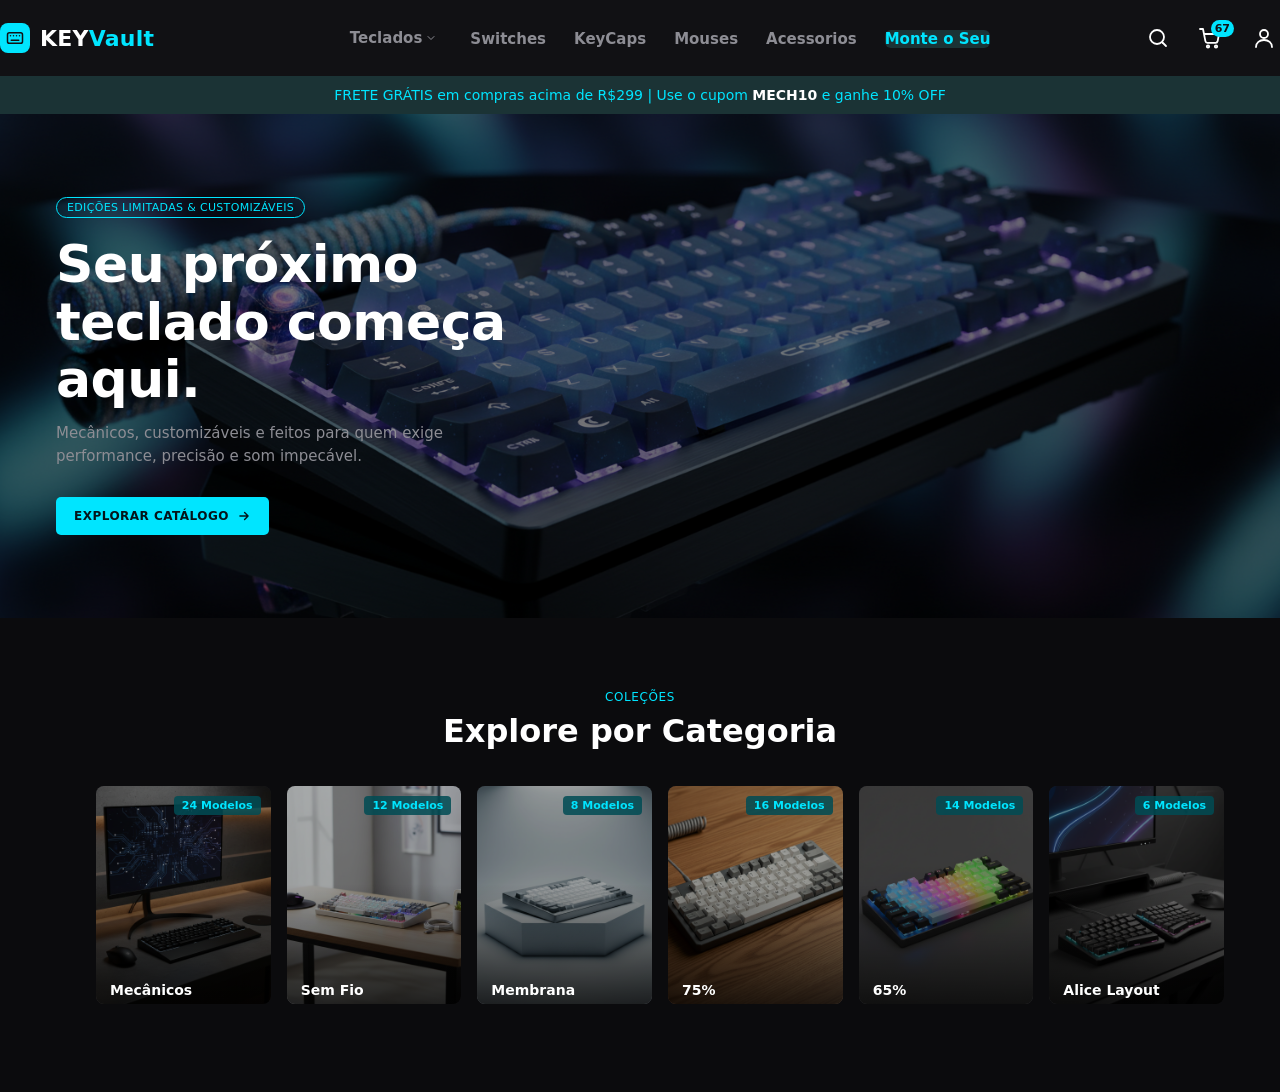
<file: index.html>
<html lang="en">
    <head>
        <meta charset="UTF-8">
        <meta name="viewport" content="width=device-width, initial-scale=1.0">
        <title>Document</title>
        <link rel="stylesheet" href="assets/css/homepage.css">

    </head>
    <body>
        <header>
            <!-- logo keyvault -->
            <nav class="nav" aria-label="Principal">
                <a href="index.html" class="logo" aria-label="KeyVault - Página Inicial">
                    <span class="logo-mark" aria-hidden="true">
                        <svg viewbox="0 0 24 24" fill="none" stroke="currentColor" stroke-width="2" stroke-linecap="round" stroke-linejoin="round">
                            <rect x="2" y="5" width="20" height="14" rx="2.5"/>
                            <path d="M6 9h.01M10 9h.01M14 9h.01M18 9h.01M7 15h10"/>
                        </svg>
                    </span>
                    <span>KEY<b>Vault</b></span>
                </a>
                <!-- Catalago do site keyvaul -->
                <ul class="menu" id="menu">
                    <li>
                        <button class="trigger" aria-expanded="false" aria-controls="dd-teclados" id="btn-teclados">
                            Teclados
                            <svg viewbox="0 0 10 10" fill="none" stroke="currentcolor" stroke-widht="1.6" stroke-linecap="round" stroke-linejoin="round" aria-hidden="true"><path d="M2 3.5l3 3 3-3"/></svg>
                        </button>
                        <ul class="dropdown" id="dd-teclados">
                            <li><a href="pages/catalog.html">Teclados 60%</a></li>
                            <li><a href="pages/catalog.html">Teclados 65%</a></li>
                            <li><a href="pages/catalog.html">Teclados 75%</a></li>
                            <li><a href="pages/catalog.html">Teclados Tkl</a></li>
                            <li><a href="pages/catalog.html">Teclados Full Size</a></li>
                        </ul>
                    </li>
                    <li><a href="pages/catalog.html">Switches</a></li>
                    <li><a href="pages/catalog.html">KeyCaps</a></li>
                    <li><a href="pages/catalog.html">Mouses</a></li>
                    <li><a href="pages/catalog.html">Acessorios</a></li>
                    <li><a href="pages/catalog.html" class="cta">Monte o Seu</a></li>
                </ul>

                <div class="actions">
                    <button class="icon-btn" aria-label="Buscar">
                        <svg viewBox="0 0 24 24" fill="none" stroke="currentColor" stroke-width="1.8" stroke-linecap="round"><circle cx="11" cy="11" r="7"/><path d="M20 20l-3.5-3.5"/></svg>
                    </button>
                        <a href="pages/mylist.html" class="icon-btn" aria-label="Carrinho, 2 itens">
                            <svg viewBox="0 0 24 24" fill="none" stroke="currentColor" stroke-width="1.8" stroke-linecap="round" stroke-linejoin="round"><path d="M2 3h3l2.4 12.2a2 2 0 0 0 2 1.6h8.2a2 2 0 0 0 2-1.5L21 8H6"/><circle cx="10" cy="20.5" r="1.2"/><circle cx="18" cy="20.5" r="1.2"/></svg>
                            <span class="badge" id="cart-count">67</span>
                        </a>
                        <a href="pages/profile.html" class="icon-btn" aria-label="Minha conta">
                            <svg viewBox="0 0 24 24" fill="none" stroke="currentColor" stroke-width="1.8" stroke-linecap="round"><circle cx="12" cy="8" r="4"/><path d="M4 21c0-4.4 3.6-7 8-7s8 2.6 8 7"/></svg>
                        </a>
                        <button class="icon-btn burger" id="burger" aria-label="Abrir menu" aria-expanded="false" aria-controls="menu">
                            <svg viewBox="0 0 24 24" fill="none" stroke="currentColor" stroke-width="1.8" stroke-linecap="round"><path d="M4 7h16M4 12h16M4 17h16"/></svg>
                        </button>
                </div>
            </nav>

            <div class="promo">
                FRETE GRÁTIS em compras acima de R$299 | Use o cupom <strong>MECH10</strong> e ganhe 10% OFF
            </div>
        </header>
        <script src="assets/js/homepage.js"></script>

        <main>
            <!-- area principal ao entrar no site -->
            <section class="hero" aria-labelledby="hero-title">
                <img class="hero-img" src="assets/img/imagemcategoria.png" alt="">
                <div class="hero-content">
                    <span class="tag">Edições limitadas &amp; customizáveis</span>
                    <h1 id="hero-title">Seu próximo teclado começa aqui.</h1>
                    <p>Mecânicos, customizáveis e feitos para quem exige performance, precisão e som impecável.</p>
                    <a href="pages/catalog.html" class="btn">
                        Explorar Catálogo
                        <svg viewBox="0 0 24 24" fill="none" stroke="currentColor" stroke-width="2.4" stroke-linecap="round" stroke-linejoin="round" aria-hidden="true"><path d="M5 12h14M13 6l6 6-6 6"/></svg>
                    </a>
                </div>
            </section>

            <!-- categorias dos teclados -->
            <section class="categorias" aria-labelledby="cat-title">
                <div class="section-head">
                    <span class="eyebrow">Coleções</span>
                    <h2 id="cat-title">Explore por Categoria</h2>
                </div>

                <!-- os teclados da categoria -->
                <ul class="grid">
                    <li>
                        <a href="/pages/catalog.html" class="card">
                        <img class="card-img" src="assets/img/Mecanicos.png" alt="">
                        <span class="card-count">24 Modelos</span>
                        <span class="card-name">Mecânicos</span>
                        </a>
                    </li>
                    <li>
                        <a href="/pages/catalog.html" class="card">
                        <img class="card-img" src="assets/img/semfio.png" alt="">
                        <span class="card-count">12 Modelos</span>
                        <span class="card-name">Sem Fio</span>
                        </a>
                    </li>
                    <li>
                        <a href="/pages/catalog.html" class="card">
                        <img class="card-img" src="assets/img/membrana.png" alt="">
                        <span class="card-count">8 Modelos</span>
                        <span class="card-name">Membrana</span>
                        </a>
                    </li>
                    <li>
                        <a href="/pages/catalog.html" class="card">
                        <img class="card-img" src="assets/img/teclado75.png" alt="">
                        <span class="card-count">16 Modelos</span>
                        <span class="card-name">75%</span>
                        </a>
                    </li>
                    <li>
                        <a href="/pages/catalog.html" class="card">
                        <img class="card-img" src="assets/img/teclado65.png" alt="">
                        <span class="card-count">14 Modelos</span>
                        <span class="card-name">65%</span>
                        </a>
                    </li>
                    <li>
                        <a href="/pages/catalog.html" class="card">
                        <img class="card-img" src="assets/img/alice.png" alt="">
                        <span class="card-count">6 Modelos</span>
                        <span class="card-name">Alice Layout</span>
                        </a>
                    </li>
                </ul>
            </section>
        </main>
    </body>
</html>
</file>
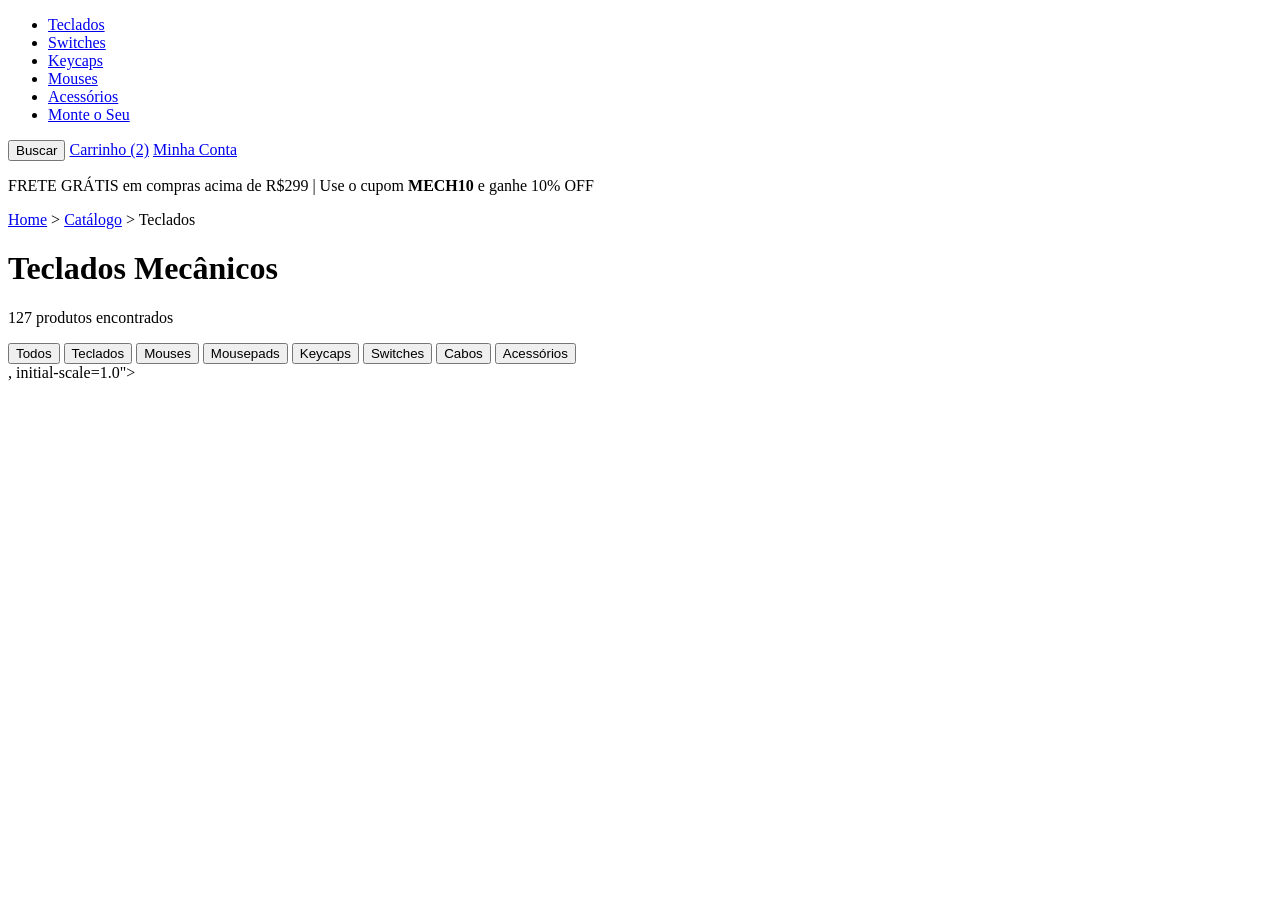
<file: pages/catalog.html>
<!DOCTYPE html>
<html lang="pt-br">
<head>
    <meta charset="UTF-8">
    <meta name="viewport" content="width=device-width, initial-scale=1.0">
    <title>Catalogo</title>
</head>
<body>
     <nav>
      <ul>
        <li><a href="#">Teclados</a></li>
        <li><a href="#">Switches</a></li>
        <li><a href="#">Keycaps</a></li>
        <li><a href="#">Mouses</a></li>
        <li><a href="#">Acessórios</a></li>
        <li><a href="#">Monte o Seu</a></li>
      </ul>
    </nav>

    <div>
      <button type="button">Buscar</button>
      <a href="#">Carrinho (2)</a>
      <a href="#">Minha Conta</a>
    </div>
  </header>

  <aside>
    <p>FRETE GRÁTIS em compras acima de R$299 | Use o cupom <strong>MECH10</strong> e ganhe 10% OFF</p>
  </aside>

  <main>

    <nav aria-label="Você está aqui">
      <a href="#">Home</a> &gt;
      <a href="#">Catálogo</a> &gt;
      <span>Teclados</span>
    </nav>

    <h1>Teclados Mecânicos</h1>
    <p>127 produtos encontrados</p>

    <nav aria-label="Categorias">
      <button type="button">Todos</button>
      <button type="button">Teclados</button>
      <button type="button">Mouses</button>
      <button type="button">Mousepads</button>
      <button type="button">Keycaps</button>
      <button type="button">Switches</button>
      <button type="button">Cabos</button>
      <button type="button">Acessórios</button>
    </nav>, initial-scale=1.0">
    <title>Document</title>
</head>
</body>
</html>
</file>
<file: assets/css/homepage.css>
:root{
    --bg: #111114;
    --bar-bg: #1b3335;
    --cyan: #00e5ff;
    --text: #ffffff;
    --muted: #8d8d94;
    --surface: #1a1a1f;
    --pill-bg: rgba(0, 229, 255, .12);
    --badge-bg: rgba(0, 76, 84, .85);
    --menu-bg: #1a1a1f;
    --line: #2a2a31;
    --font: "Inter", system-ui, -apple-system, "Segoe UI", Roboto, sans-serif;
    --pad-x: clamp(16px, 5.5vw, 56px);
}
*{
    box-sizing: border-box;
    margin: 0;
    top: 0;
}
body{
    font-family: var(--font);
    background-color: #0b0b0d;
    color: var(--text);
    min-height: 100vh;
}
a{
    color: inherit;
    text-decoration: none;
}
button{
    font: inherit;
    color: inherit;
    background: none;
    border: 0;
    cursor: pointer;
}
:focus-visible{
    outline: 2px solid var(--cyan);
    outline-offset: 3px;
    border-radius: 4px;
}

/*---------------Header-----------*/
.header{
    position: sticky;
    top: 0;
    z-index: 50;
}
.nav{
    background-color: var(--bg);
    height: 76px;
    display: flex;
    align-items: center;
    justify-content: space-between;
    padding: 0 clamp(16px 5.5vw 56px);
    gap: 24px;
}
/* logo do site*/
.logo{
    display: flex;
    align-items: center;
    gap: 10px;
    font-weight: 800;
    font-size: 22px;
    letter-spacing: .01em;
}
.logo-mark{
    width: 30px;
    height: 30px;
    border-radius: 8px;
    background-color: var(--cyan);
    display: grid;
    place-items: center;
    color: var(--bg);
}
.logo-mark svg{
    width: 18px;
    height: 18px;
}
.logo b{
    color: var(--cyan);
    font-weight: 800;
}

/* ----menu de navegação-----  */
.menu{
    display: flex;
    align-items: center;
    gap: 28px;
    list-style: none;
}
.menu > li{
    position: relative;
}
.menu a, .menu .trigger{
    display: inline-flex;
    align-items: center;
    gap: 4px;
    font-size: 15px;
    font-weight: 600;
    color: var(--muted);
    transition: color .15s;
}
.menu a:hover, .menu .trigger:hover,
.menu a[aria-current="page"],
.menu .trigger[aria-expanded="true"]{
    color: var(--text);
}
.trigger svg{
    width: 10px;
    height: 10px;
    transition: transform .02s;
}
.trigger[aria-expanded="true"] > svg { 
    transform: rotate(180deg); 
}
.menu .cta{
    color: var(--cyan);
    background-color: var(--bar-bg);
    padding: 6px 12xp;
    border-radius: 6px;
}
.menu .cta:hover{
    color: var(--cyan);
    background: rgba(0, 229, 255, .2);
}
/* dropdown */
.dropdown{
    position: absolute;
    top: calc(100% + 18px);
    left: -16px;
    min-width: 220px;
    background: var(--menu-bg);
    border: var(--line) 1px solid;
    border-radius: 10px;
    padding: 8px;
    list-style: none;
    opacity: 0;
    visibility: hidden;
    transform: translateY(-4px);
    transition: opacity .15s, transform .15s, visibility .15s;
}
.dropdown.open{
    opacity: 1;
    visibility: visible;
    transform: none;
}
.dropdown a{
    display: flex;
    padding: 10px 12px;
    border-radius: 6px;
    width: 100%;
    font-weight: 500;
}
.dropdown a:hover{
    background: var(--pill-bg);
    color: var(--text);
}
/* ações do key */
.actions{
    display: flex;
    align-items: center;
    gap: 22px;
}
.icon-btn{
    position: relative;
    display: grid;
    place-items: center;
    width: 32px;
    height: 32px;
    color:  var(--text);   
}
.icon-btn svg{
    width: 24px;
    height: 24px;
}
.icon-btn:hover{
    color: var(--cyan);
}
.badge{
    position: absolute;
    top: -2px;
    right: -8px;
    min-width: 17px;
    height: 17px;
    padding: 0 4px;
    border-radius: 9px;
    background-color: var(--cyan);
    color: var(--bg);
    font-size: 11px;
    font-weight: 700;
    display: grid;
    place-items: center;
}

.burger{
    display: none;
}
/* barra de promoção */
.promo {
  background: var(--bar-bg); color: var(--cyan);
  text-align: center; font-size: 14px; font-weight: 500;
  padding: 11px 16px;
}
.promo strong { color: var(--text); font-weight: 700; }

.hero {
    position: relative;
    overflow: hidden;
    min-height: clamp(380px, 56vh, 560px);
    display: flex; 
    align-items: center;
    padding: 56px var(--pad-x);
    background-color: #0d1a24;
}
.hero-img {
    position: absolute; inset: 0;
    width: 100%; height: 100%;
    object-fit: cover;
    object-position: center;
    filter: brightness(.48);
}
.hero-content{
    position: relative;
    z-index: 1;
    max-width: 480px;
}
.hero::before {
    content: "";
    position: absolute; inset: 0;
    background:
        linear-gradient(90deg, rgba(17,17,20,.88) 0%, rgba(17,17,20,.55) 45%, rgba(17,17,20,.15) 100%),
        linear-gradient(0deg, var(--bg) 0%, rgba(17,17,20,0) 30%);
}
.tag{
    display: inline-block;
    font-size: 11px;
    font-weight: 500;
    letter-spacing: .03em;
    text-transform: uppercase;
    color: var(--cyan);
    border: 1px solid var(--cyan);
    border-radius: 999px;
    padding: 3px 10px;
    margin-bottom: 18px;
}
.hero h1{
    font-size: clamp(32px, 4.6vw, 52px);
    line-height: 1.1;
    font-weight: 700;
    letter-spacing: -.01em;
    margin-bottom: 14px;
}
.hero p{
    color: var(--muted);
    font-size: 15px;
    line-height: 1.55;
    max-width: 44ch;
    margin-bottom: 28px;
}
.btn{
    display: inline-flex;
    align-items: center;
    gap: 8px;
    background-color: var(--cyan);
    color: #04141a;
    font-family: inherit;
    font-size: 12px;
    font-weight: 700;
    letter-spacing: .04em;
    text-transform: uppercase;
    padding: 12px 18px;
    border-radius: 5px;
    transition: background .15s;
}
.btn:hover{background: #5cf0ff;}
.btn svg{
    width: 14px;
    height: 14px;
}
.categorias{
    padding: 72px var(--pad-x) 88px;   
}
.section-head{
    text-align: center;
    margin-bottom: 36px;
}
.section-head .eyebrow{
    display: block;
    color: var(--cyan);
    font-size: 12px;
    font-weight: 500;
    letter-spacing: .05em;
    text-transform: uppercase;
    margin-bottom: 8px;
}
.section-head h2{
    font-size: clamp(24px, 3vw, 32px);
    font-weight: 600;
}
.grid {
    list-style: none;
    display: grid; 
    gap: 16px;
    grid-template-columns: repeat(6, 1fr);
    max-width: 1280px; 
    margin: 0 auto;
}
.card{
    position: relative;
    display: block;
    overflow: hidden;
    aspect-ratio: 4 / 5;
    border: 1px var(--line);
    border-radius: 8px;
    background: var(--surface);
}
.card-img {
  position: absolute; inset: 0;
  width: 100%; height: 100%;
  object-fit: cover;
  object-position: center;
  background-color: #24242b;
  transition: transform .4s ease;
  filter: brightness(.67);
}
.card::after {
    content: ""; position: absolute; inset: 0;
    background: linear-gradient(0deg, rgba(0,0,0,.72) 0%, rgba(0,0,0,0) 55%);
}
.card:hover .card-img{
    transform: scale(1.06);
}
.card-name{
    position: absolute;
    top: 90%;
    left: 14px;
    bottom: 14px;
    z-index: 1;
    font-size: 14px;
    font-weight: 600;
}
.card-count {
    position: absolute; top: 10px; right: 10px; z-index: 1;
    background: var(--badge-bg); color: var(--cyan);
    font-size: 11px; font-weight: 600;
    padding: 3px 8px; border-radius: 4px;
}



/* ---------- celular/phone/mobile ---------- */
@media (max-width: 900px) {
  .nav { height: 64px; }
  .burger { display: grid; }
  .menu {
    position: absolute; top: 100%; left: 0; right: 0;
    flex-direction: column; align-items: stretch; gap: 0;
    background: var(--bg); border-top: 1px solid var(--line);
    padding: 8px clamp(16px, 5.5vw, 56px) 16px;
    display: none;
  }
  .menu.open { display: flex; }
  .menu > li { border-bottom: 1px solid var(--line); }
  .menu > li:last-child { border: 0; padding-top: 12px; }
  .menu a, .menu .trigger { width: 100%; padding: 14px 0; justify-content: space-between; }
  .menu .cta { width: auto; padding: 10px 14px; justify-content: center; }
  .dropdown {
    position: static; opacity: 1; visibility: visible; transform: none;
    display: none; border: 0; background: none; padding: 0 0 8px 12px;
  }
  .dropdown.open { display: block; }
  .actions { gap: 14px; }
  .promo { font-size: 12.5px; }
}
@media (prefers-reduced-motion: reduce) {
  * { transition: none !important; }
}
</file>
